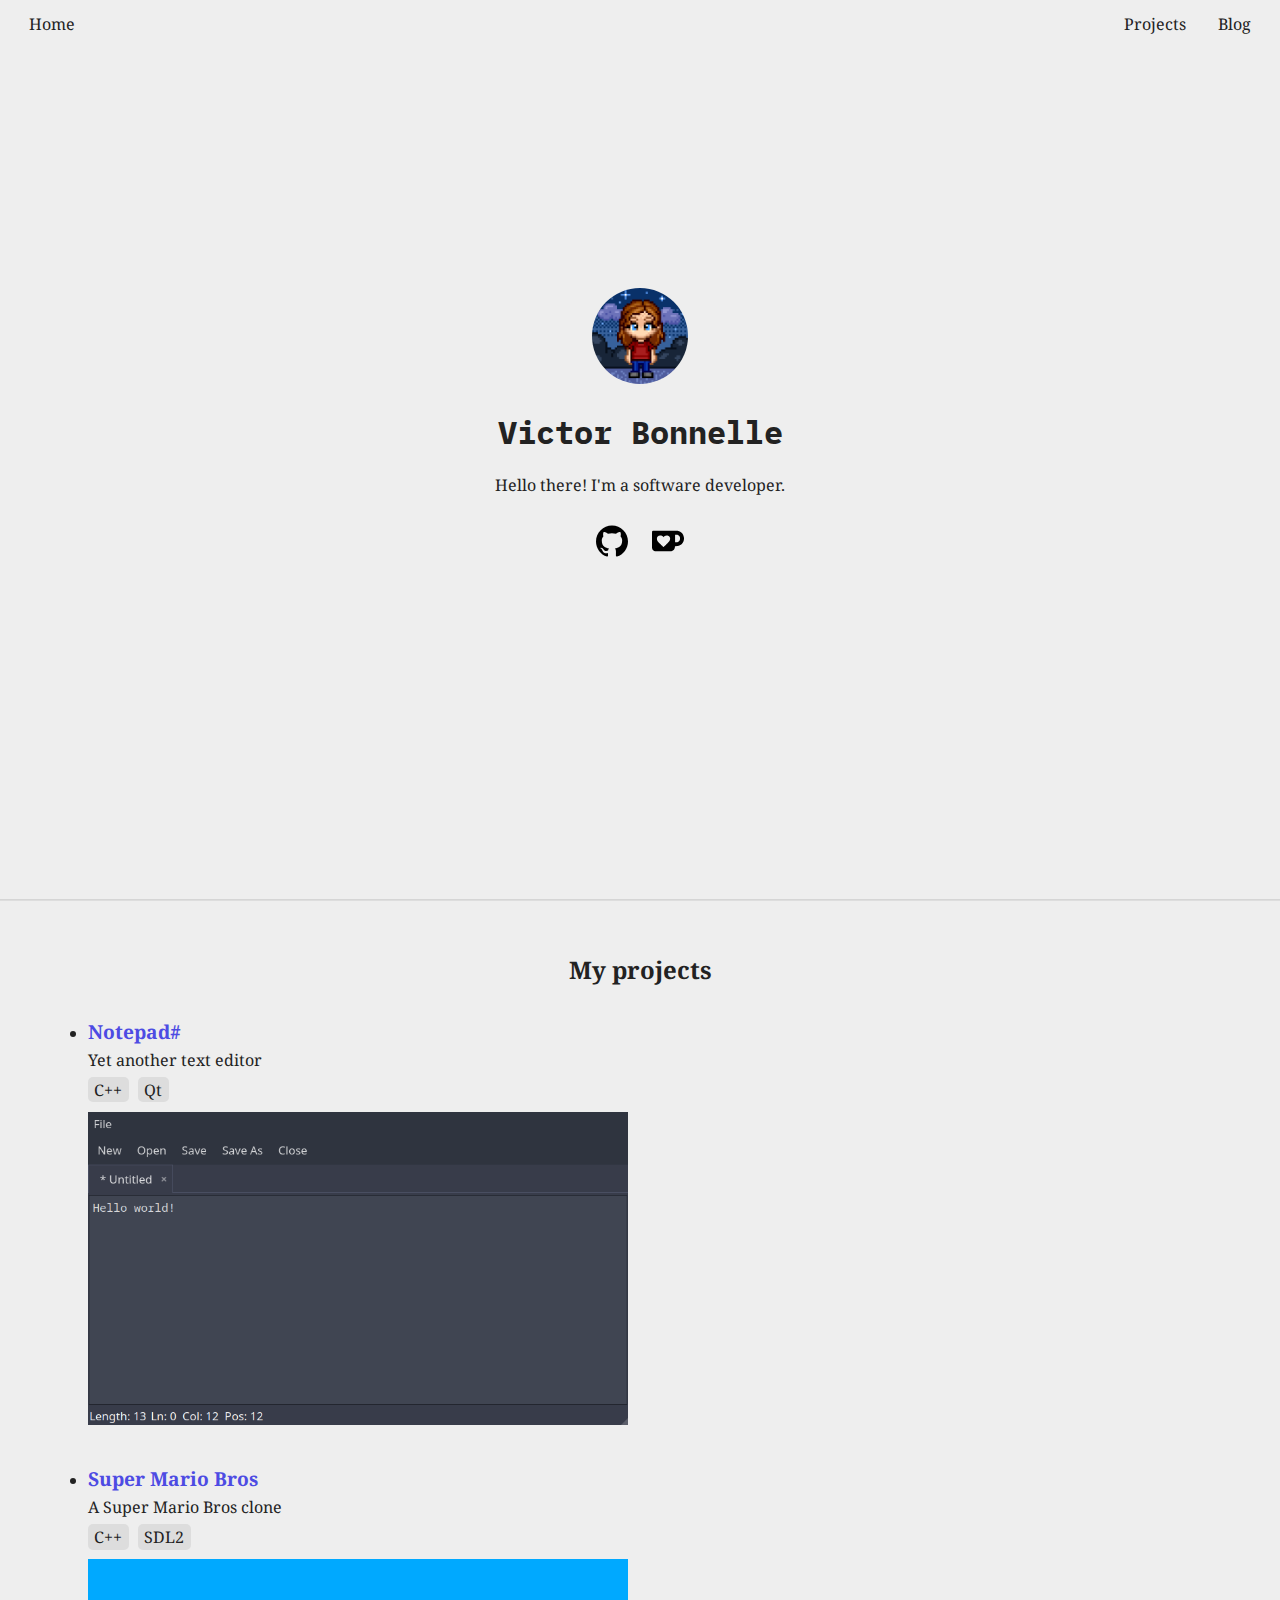
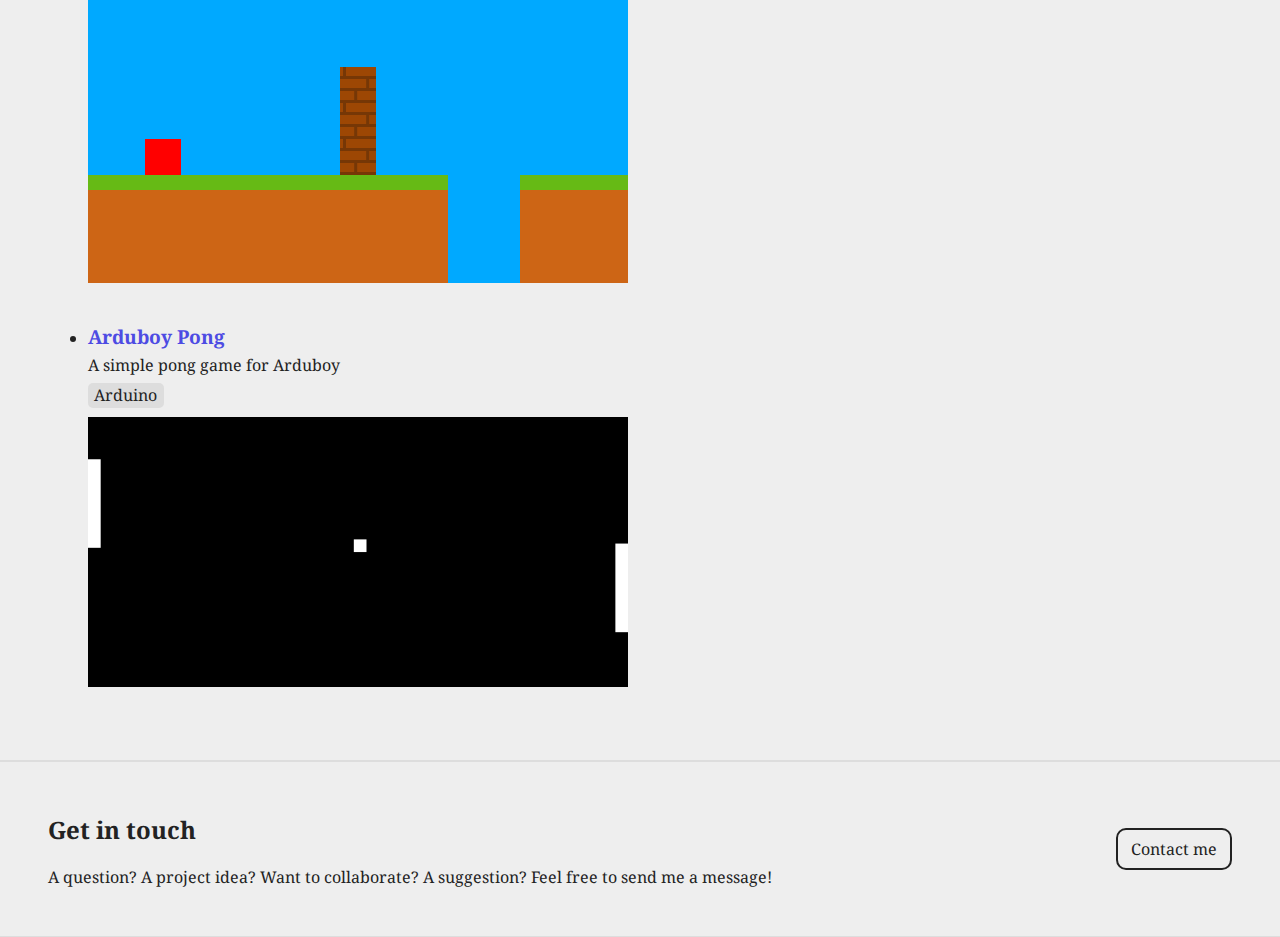
<file: index.html>
<!DOCTYPE html>
<html>
<head>
    <meta charset="UTF-8">
    <meta http-equiv="X-UA-Compatible" content="IE=edge">
    <meta name="viewport" content="width=device-width, initial-scale=1.0">
    <link rel="stylesheet" href="/style.css">
    
<link rel="stylesheet" href="/index.css">

    <title>Home</title>
</head>
<body>
    <header>
        <nav>
            <section>
                <a href="/">Home</a>
            </section>
            <section>
                <a href="/#projects">Projects</a>
                <a href="/blog">Blog</a>
            </section>
        </nav>
        
<div id="banner-content">
    <div>
        <img src="/img/avatar.png" alt="My profile picture" id="avatar">
        <h1>Victor Bonnelle</h1>
        <p>Hello there! I&#x27;m a software developer.</p>
        <div id="links">
            <a href="https://github.com/victorbnl"><img src="/icons/github.svg" class="icon"></a>
            <a href="https://ko-fi.com/victorbnl"><img src="/icons/kofi.svg" class="icon"></a>
        </div>
    </div>
</div>

    </header>
    
<section id="projects" class="section">
    <h2>My projects</h2>
    <ul id="project-list">
        
            <li class="project">
                <div class="project-title"><a href="https://github.com/victorbnl&#x2F;notepad-sharp">Notepad#</a></div>
                <div>Yet another text editor</div>
                <div class="project-tags">
                    
                        <div>C++</div>
                    
                        <div>Qt</div>
                    
                </div>
                <img src="/img/projects/notepad-sharp.png" alt="Banner of Notepad#" class="project-banner">
            </li>
        
            <li class="project">
                <div class="project-title"><a href="https://github.com/victorbnl&#x2F;super-mario-bros">Super Mario Bros</a></div>
                <div>A Super Mario Bros clone</div>
                <div class="project-tags">
                    
                        <div>C++</div>
                    
                        <div>SDL2</div>
                    
                </div>
                <img src="/img/projects/super-mario-bros.png" alt="Banner of Super Mario Bros" class="project-banner">
            </li>
        
            <li class="project">
                <div class="project-title"><a href="https://github.com/victorbnl&#x2F;arduboy-pong">Arduboy Pong</a></div>
                <div>A simple pong game for Arduboy</div>
                <div class="project-tags">
                    
                        <div>Arduino</div>
                    
                </div>
                <img src="/img/projects/arduboy-pong.png" alt="Banner of Arduboy Pong" class="project-banner">
            </li>
        
    </ul>
</section>
<footer class="section">
    <div>
        <h2>Get in touch</h2>
        <p>A question? A project idea? Want to collaborate? A suggestion? Feel free to send me a message!</p>
    </div>
    <a href="mailto:victor.bonnelle@proton.me" class="button">Contact me</a>
</footer>

</body>
</html>
</file>
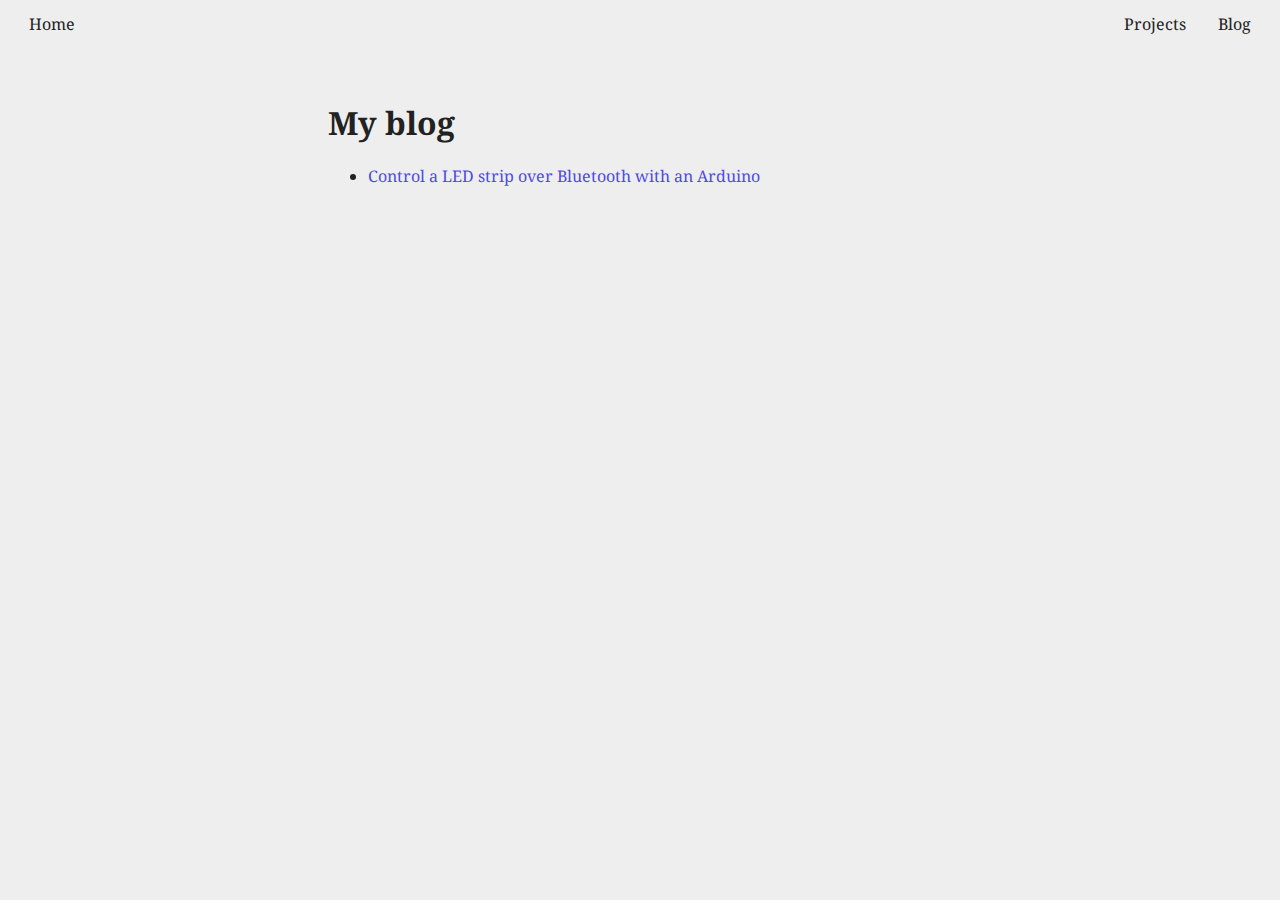
<file: blog/index.html>
<!DOCTYPE html>
<html>
<head>
    <meta charset="UTF-8">
    <meta http-equiv="X-UA-Compatible" content="IE=edge">
    <meta name="viewport" content="width=device-width, initial-scale=1.0">
    <link rel="stylesheet" href="/style.css">
    
    <title>My blog</title>
</head>
<body>
    <header>
        <nav>
            <section>
                <a href="/">Home</a>
            </section>
            <section>
                <a href="/#projects">Projects</a>
                <a href="/blog">Blog</a>
            </section>
        </nav>
        
    </header>
    
<main>
    <article>
        <h1 id="my-blog">My blog</h1>

        <ul>
            
                <li><a href="&#x2F;blog&#x2F;arduino-bluetooth-led-strip&#x2F;">Control a LED strip over Bluetooth with an Arduino</a></li>
            
        </ul>
    </article>
</main>

</body>
</html>
</file>
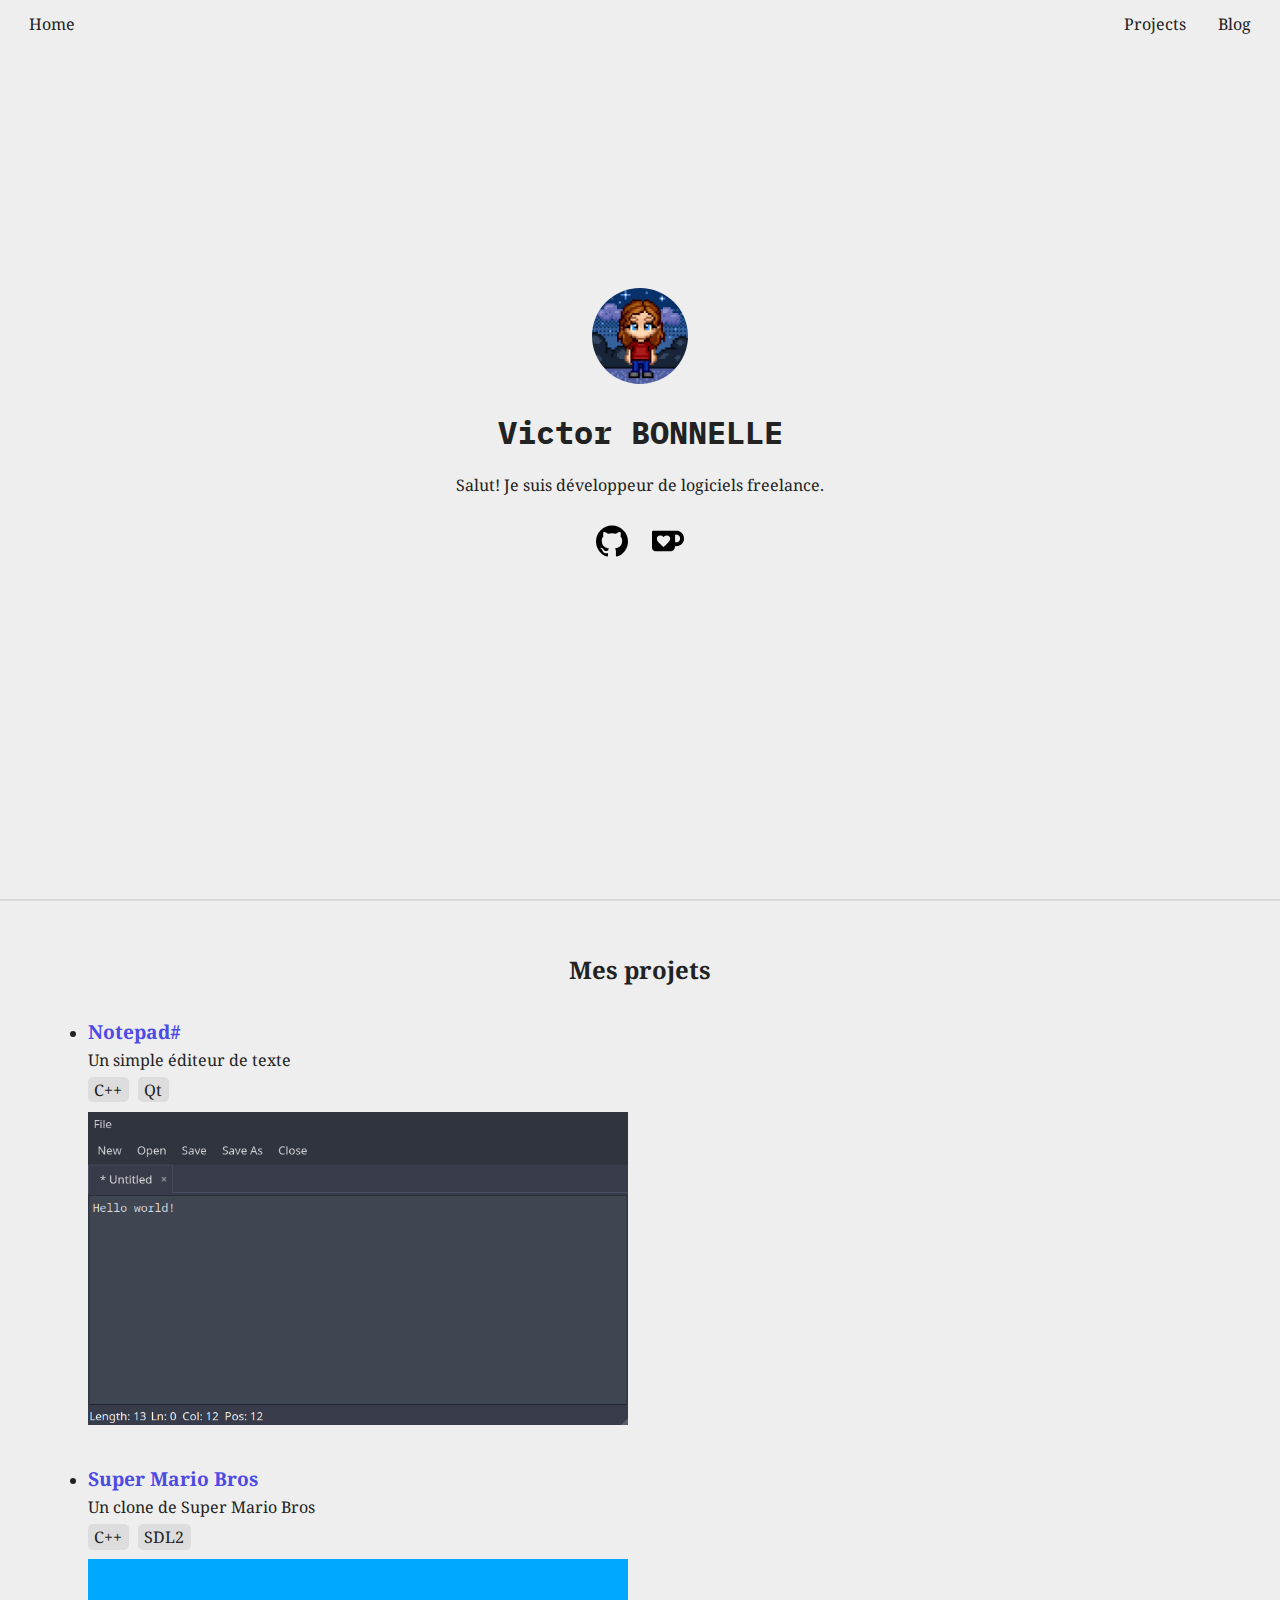
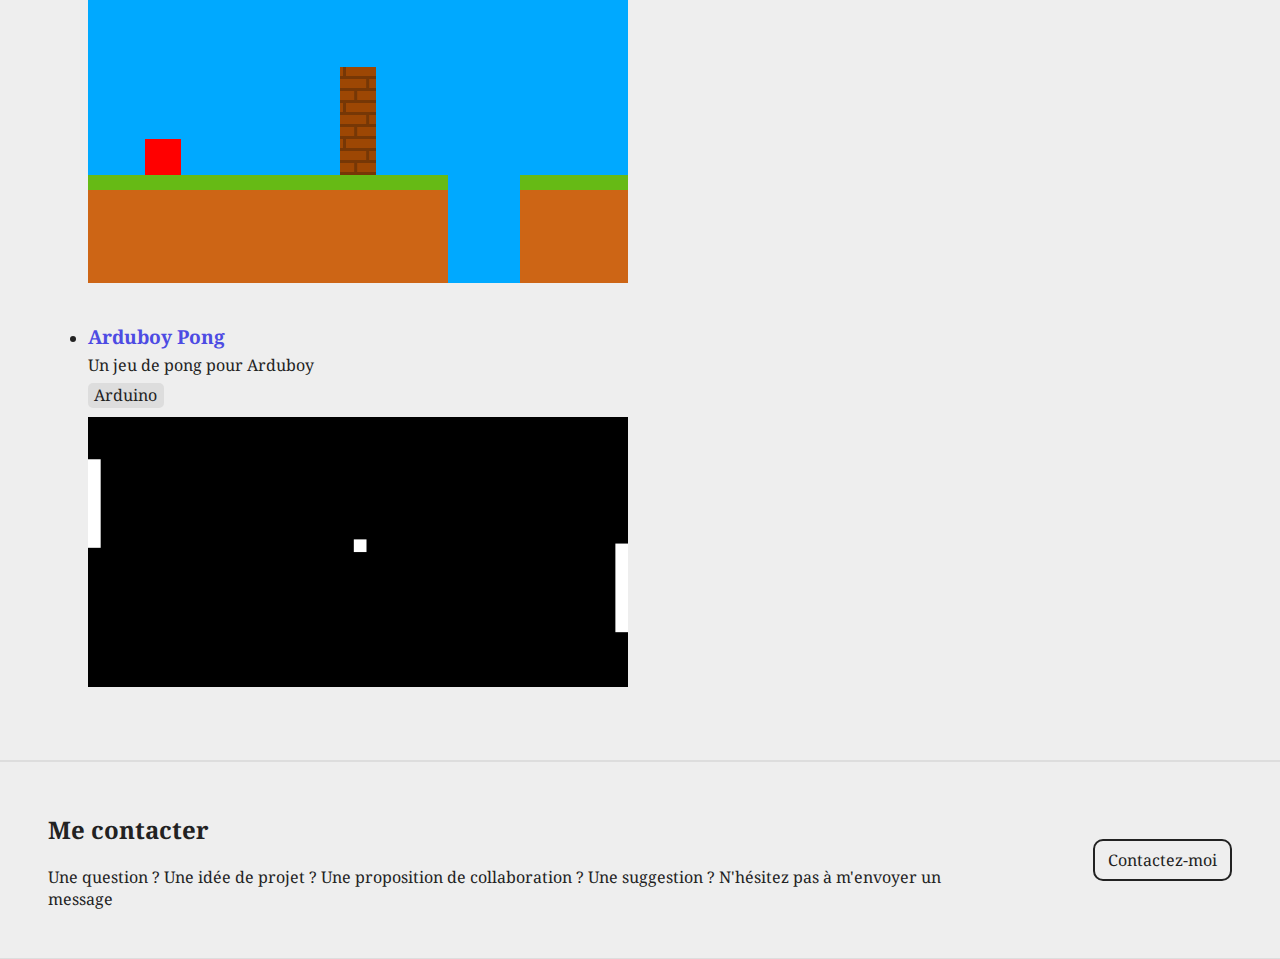
<file: fr/index.html>
<!DOCTYPE html>
<html>
<head>
    <meta charset="UTF-8">
    <meta http-equiv="X-UA-Compatible" content="IE=edge">
    <meta name="viewport" content="width=device-width, initial-scale=1.0">
    <link rel="stylesheet" href="/style.css">
    
<link rel="stylesheet" href="/index.css">

    <title>Accueil</title>
</head>
<body>
    <header>
        <nav>
            <section>
                <a href="/">Home</a>
            </section>
            <section>
                <a href="/#projects">Projects</a>
                <a href="/blog">Blog</a>
            </section>
        </nav>
        
<div id="banner-content">
    <div>
        <img src="/img/avatar.png" alt="My profile picture" id="avatar">
        <h1>Victor BONNELLE</h1>
        <p>Salut! Je suis développeur de logiciels freelance.</p>
        <div id="links">
            <a href="https://github.com/victorbnl"><img src="/icons/github.svg" class="icon"></a>
            <a href="https://ko-fi.com/victorbnl"><img src="/icons/kofi.svg" class="icon"></a>
        </div>
    </div>
</div>

    </header>
    
<section id="projects" class="section">
    <h2>Mes projets</h2>
    <ul id="project-list">
        
            <li class="project">
                <div class="project-title"><a href="https://github.com/victorbnl&#x2F;notepad-sharp">Notepad#</a></div>
                <div>Un simple éditeur de texte</div>
                <div class="project-tags">
                    
                        <div>C++</div>
                    
                        <div>Qt</div>
                    
                </div>
                <img src="/img/projects/notepad-sharp.png" alt="Banner of Notepad#" class="project-banner">
            </li>
        
            <li class="project">
                <div class="project-title"><a href="https://github.com/victorbnl&#x2F;super-mario-bros">Super Mario Bros</a></div>
                <div>Un clone de Super Mario Bros</div>
                <div class="project-tags">
                    
                        <div>C++</div>
                    
                        <div>SDL2</div>
                    
                </div>
                <img src="/img/projects/super-mario-bros.png" alt="Banner of Super Mario Bros" class="project-banner">
            </li>
        
            <li class="project">
                <div class="project-title"><a href="https://github.com/victorbnl&#x2F;arduboy-pong">Arduboy Pong</a></div>
                <div>Un jeu de pong pour Arduboy</div>
                <div class="project-tags">
                    
                        <div>Arduino</div>
                    
                </div>
                <img src="/img/projects/arduboy-pong.png" alt="Banner of Arduboy Pong" class="project-banner">
            </li>
        
    </ul>
</section>
<footer class="section">
    <div>
        <h2>Me contacter</h2>
        <p>Une question ? Une idée de projet ? Une proposition de collaboration ? Une suggestion ? N&#x27;hésitez pas à m&#x27;envoyer un message</p>
    </div>
    <a href="mailto:victor.bonnelle@proton.me" class="button">Contactez-moi</a>
</footer>

</body>
</html>
</file>
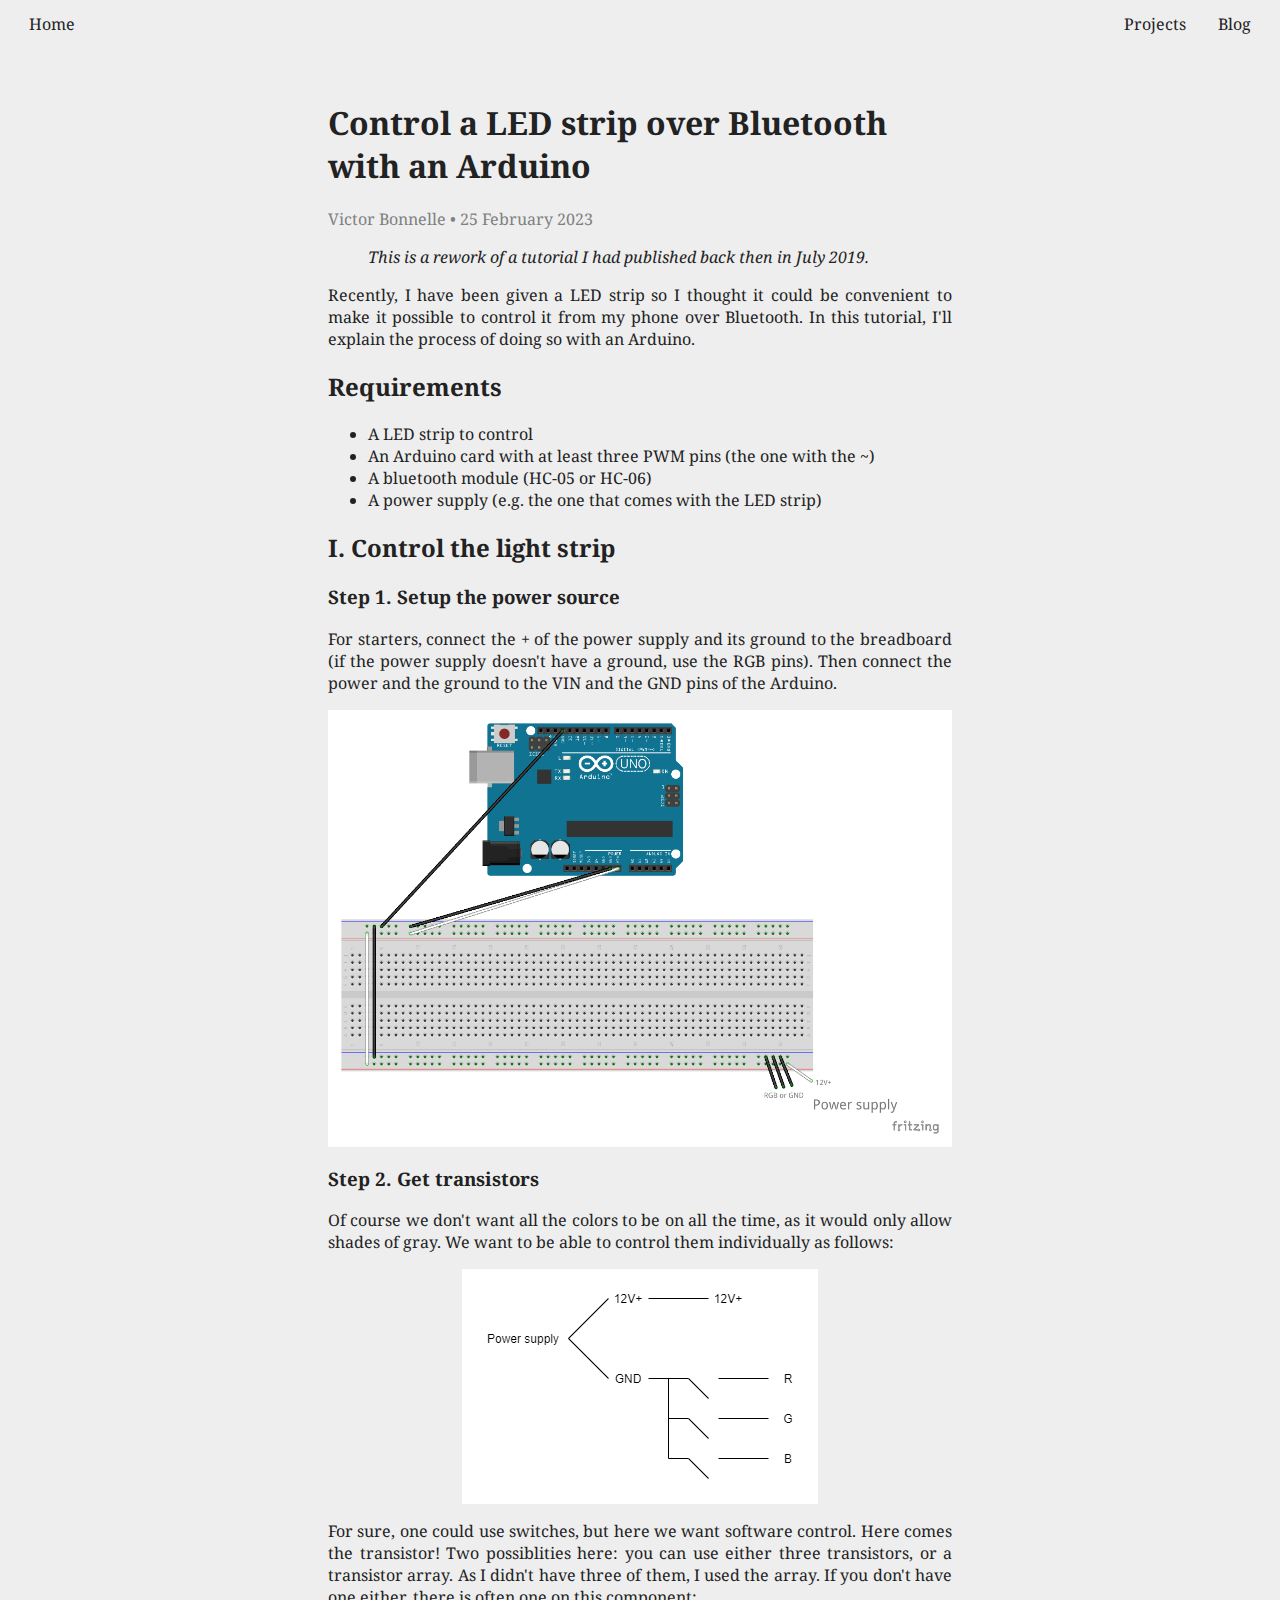
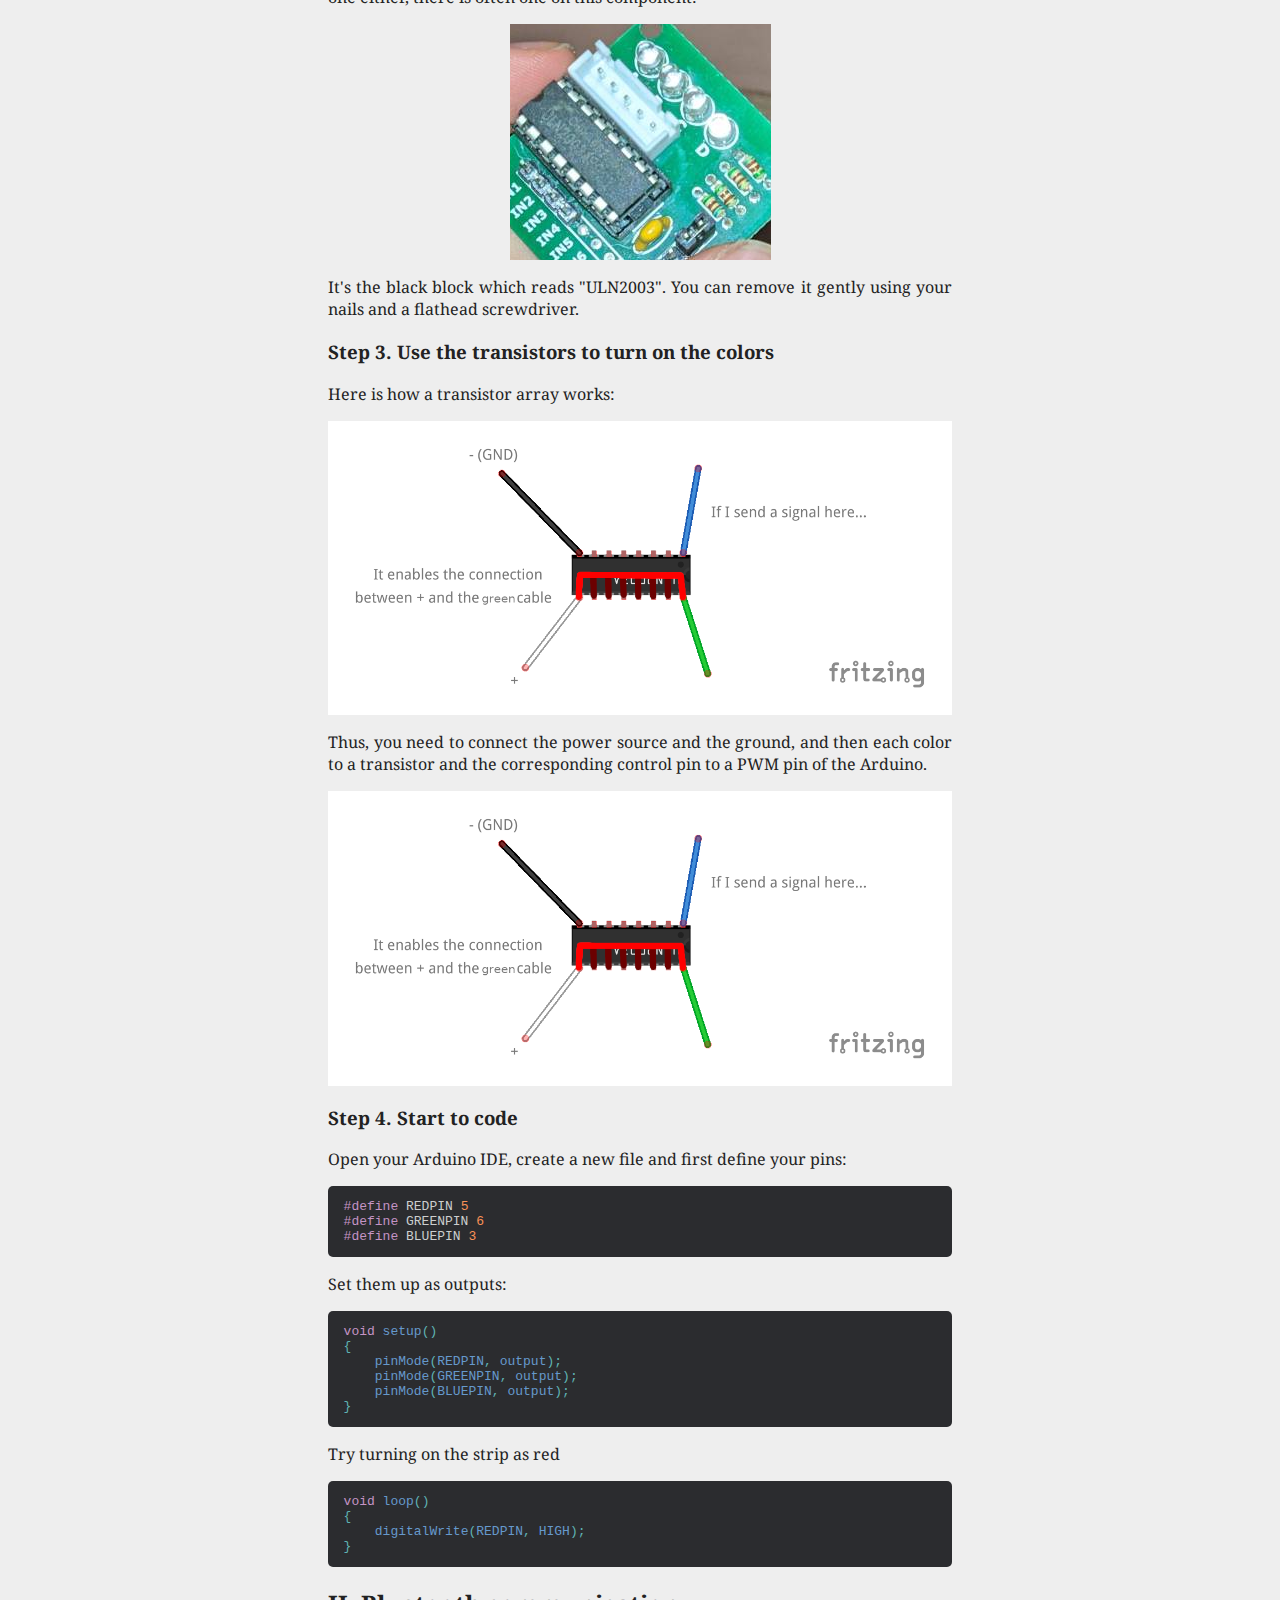
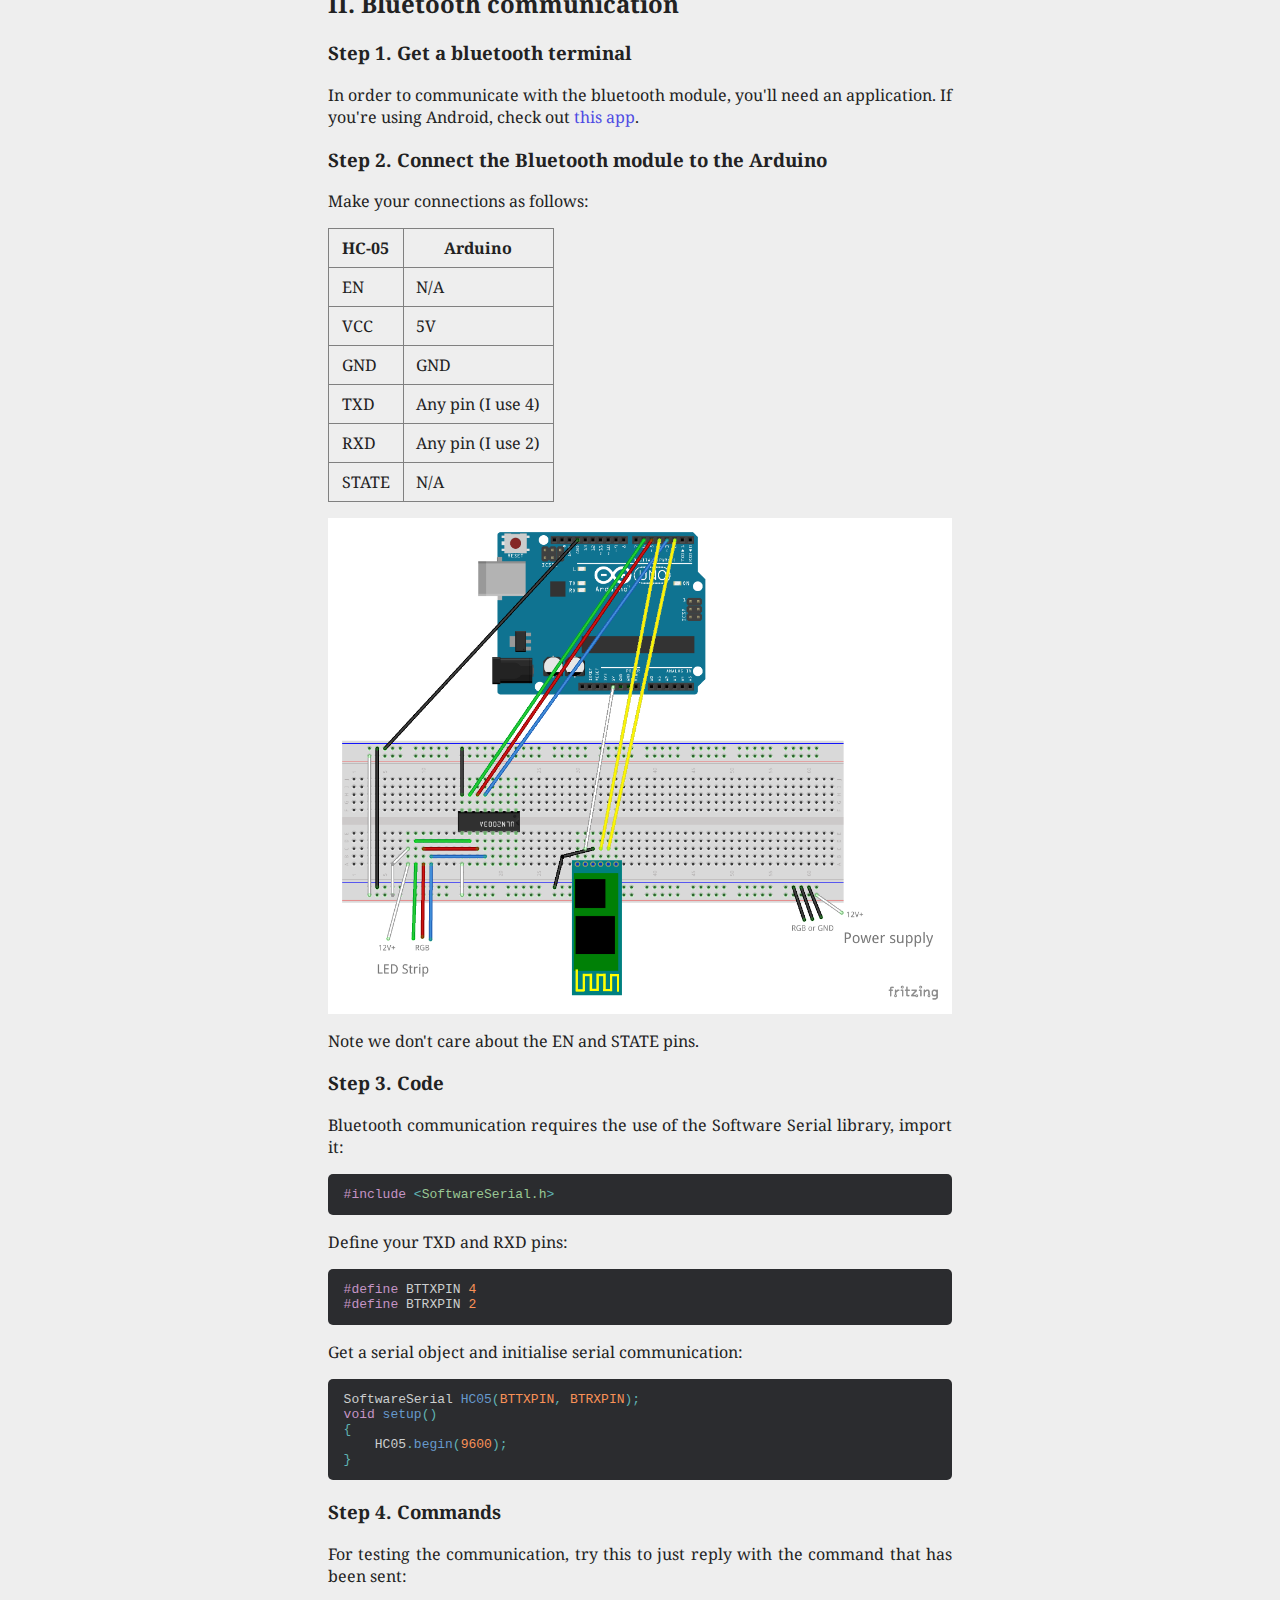
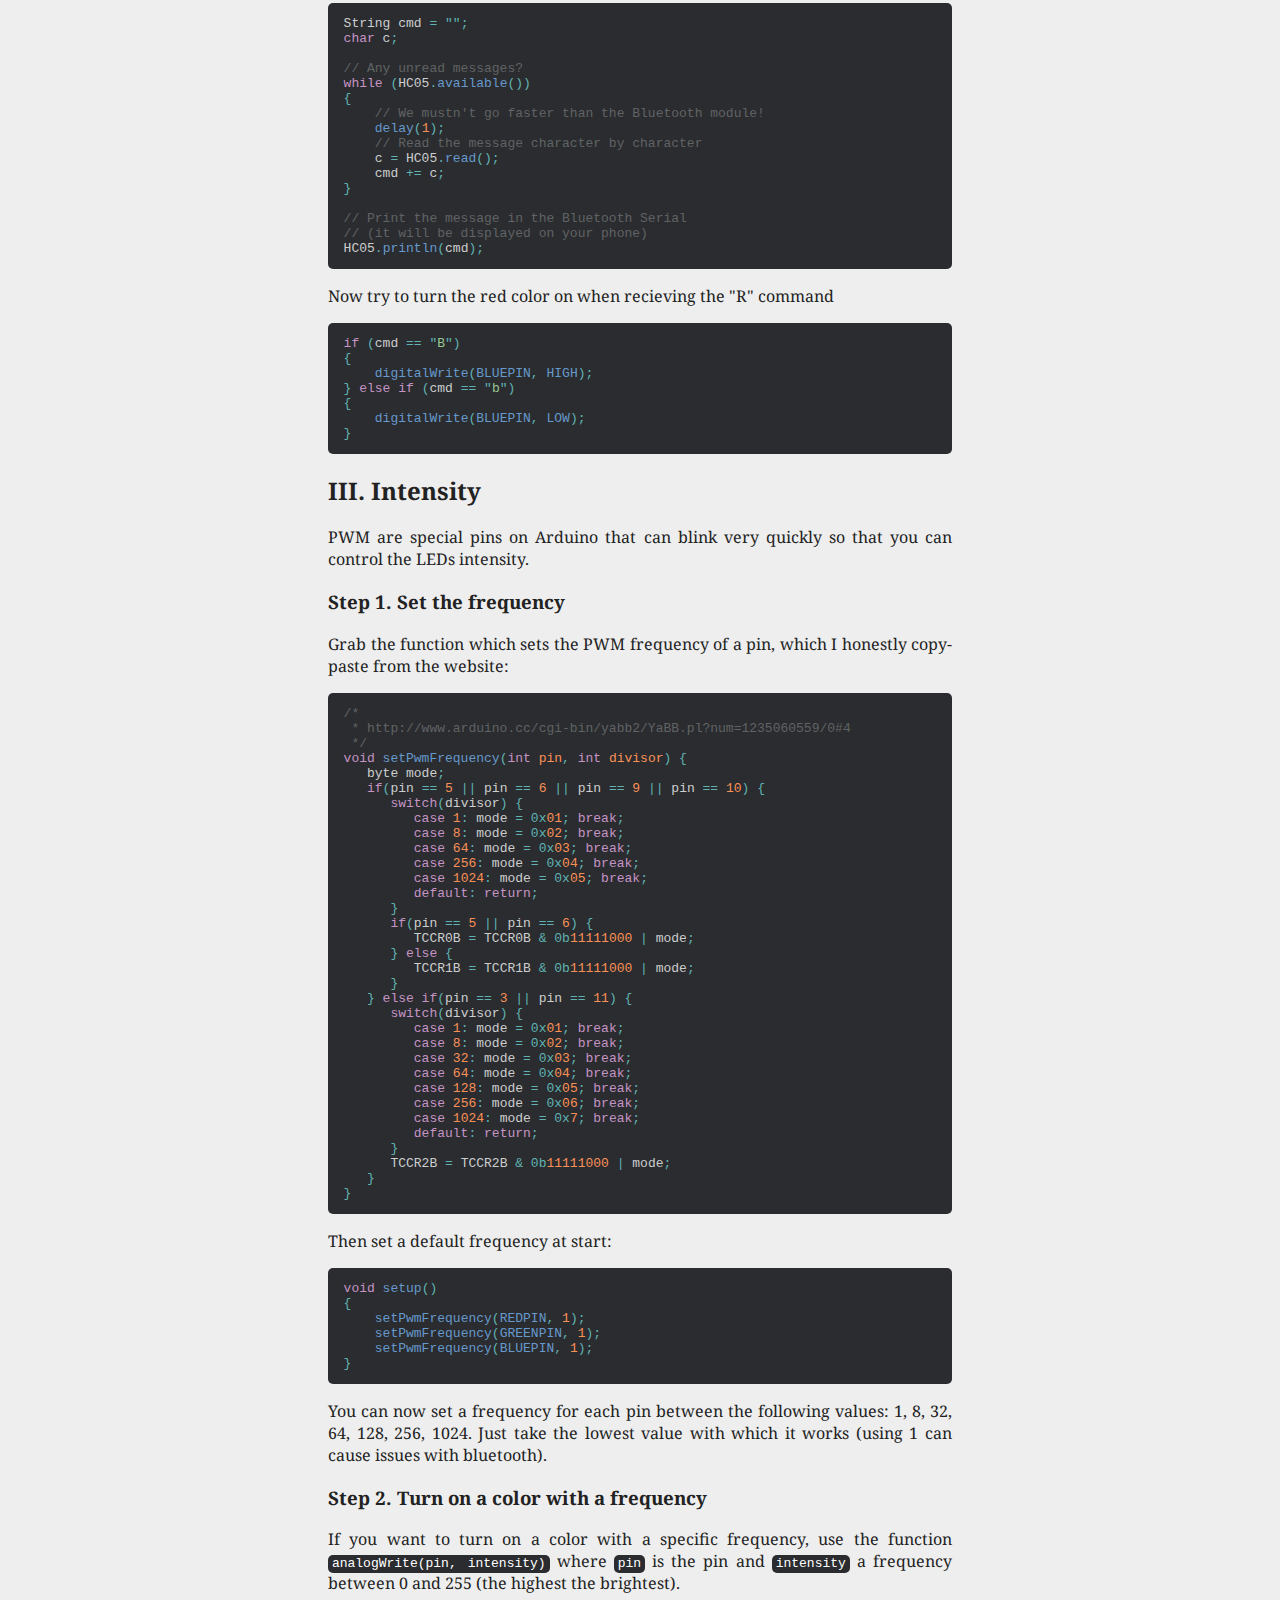
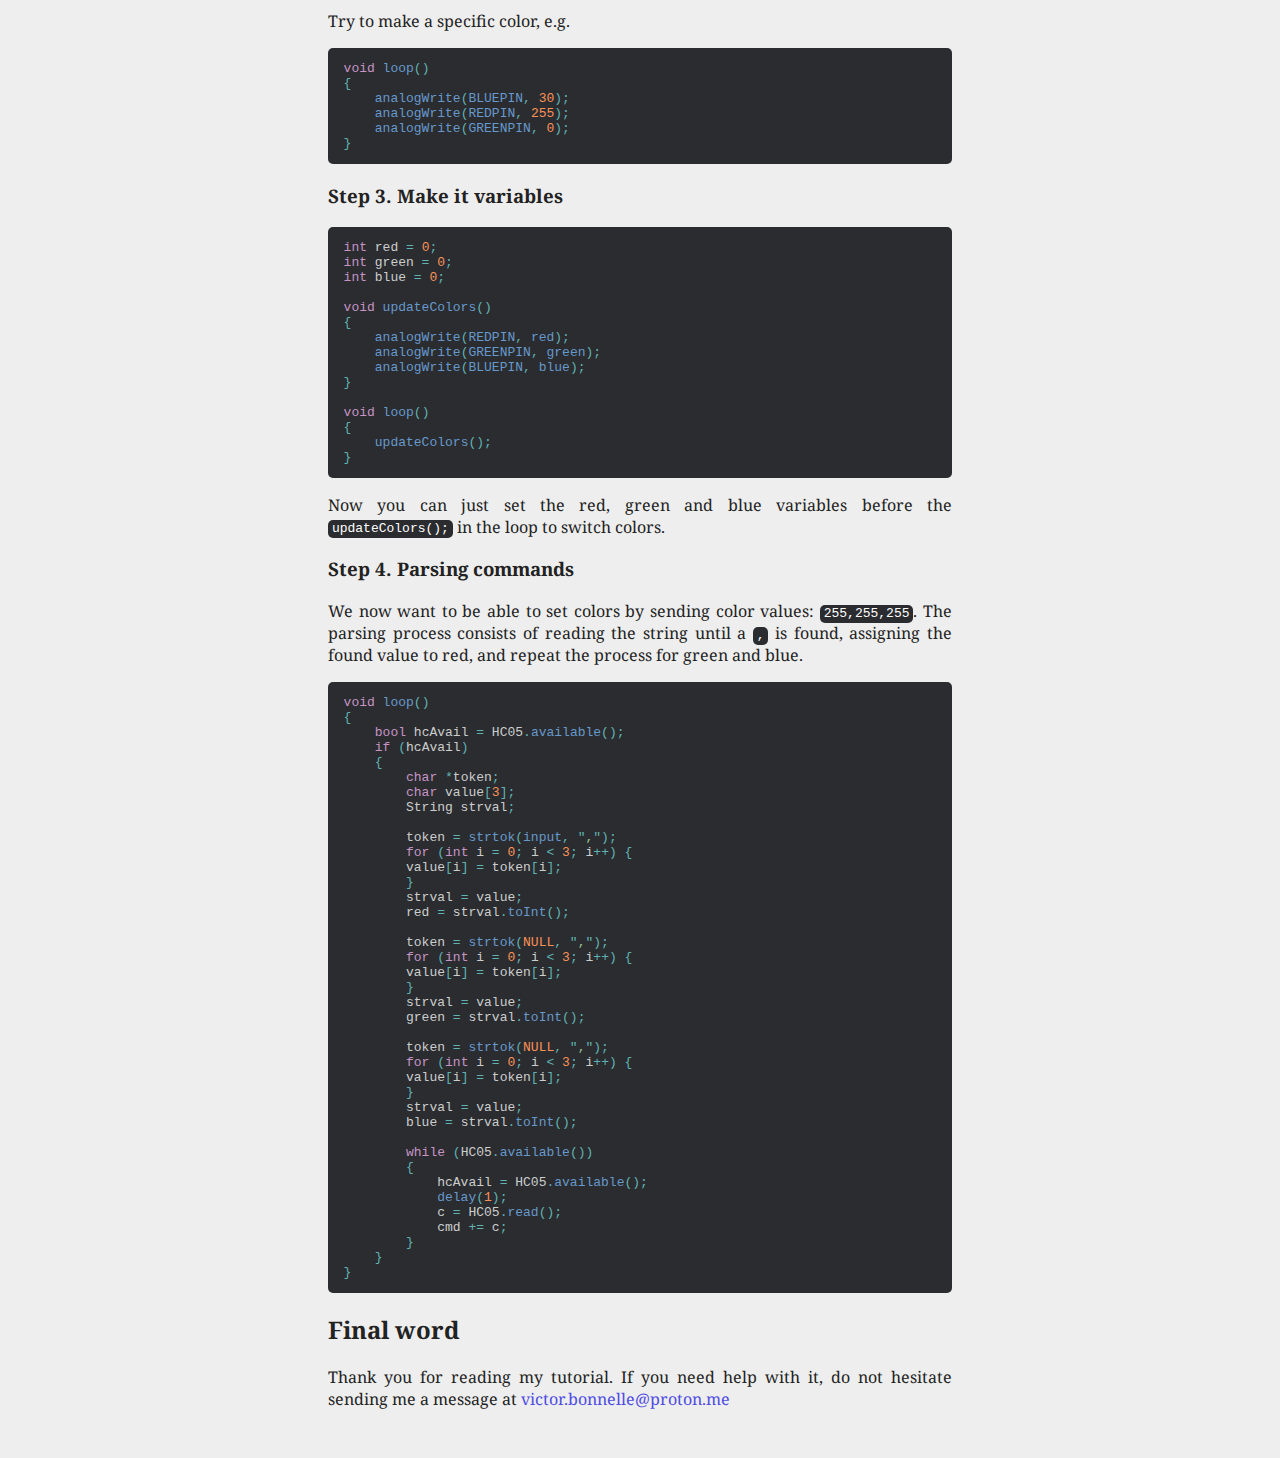
<file: blog/arduino-bluetooth-led-strip/index.html>
<!DOCTYPE html>
<html>
<head>
    <meta charset="UTF-8">
    <meta http-equiv="X-UA-Compatible" content="IE=edge">
    <meta name="viewport" content="width=device-width, initial-scale=1.0">
    <link rel="stylesheet" href="/style.css">
    
    <title>Control a LED strip over Bluetooth with an Arduino</title>
</head>
<body>
    <header>
        <nav>
            <section>
                <a href="/">Home</a>
            </section>
            <section>
                <a href="/#projects">Projects</a>
                <a href="/blog">Blog</a>
            </section>
        </nav>
        
    </header>
    
<main>
    <article>
        <h1>Control a LED strip over Bluetooth with an Arduino</h1>
        <p class="infos">Victor Bonnelle • 25 February 2023</p>
        <blockquote>
<p><em>This is a rework of a tutorial I had published back then in July 2019.</em></p>
</blockquote>
<p>Recently, I have been given a LED strip so I thought it could be convenient to
make it possible to control it from my phone over Bluetooth. In this tutorial,
I'll explain the process of doing so with an Arduino.</p>
<h2 id="requirements">Requirements</h2>
<ul>
<li>A LED strip to control</li>
<li>An Arduino card with at least three PWM pins (the one with the ~)</li>
<li>A bluetooth module (HC-05 or HC-06)</li>
<li>A power supply (e.g. the one that comes with the LED strip)</li>
</ul>
<h2 id="i-control-the-light-strip">I. Control the light strip</h2>
<h3 id="step-1-setup-the-power-source">Step 1. Setup the power source</h3>
<p>For starters, connect the + of the power supply and its ground to the
breadboard (if the power supply doesn't have a ground, use the RGB pins). Then
connect the power and the ground to the VIN and the GND pins of the Arduino.</p>
<p><img src="/img/blog/arduino_bluetooth_led_strip/power.png" alt="" /></p>
<h3 id="step-2-get-transistors">Step 2. Get transistors</h3>
<p>Of course we don't want all the colors to be on all the time, as it would only
allow shades of gray. We want to be able to control them individually as
follows:</p>
<p><img src="/img/blog/arduino_bluetooth_led_strip/colors_control.png" alt="" /></p>
<p>For sure, one could use switches, but here we want software control. Here comes
the transistor! Two possiblities here: you can use either three transistors, or
a transistor array. As I didn't have three of them, I used the array. If you
don't have one either, there is often one on this component:</p>
<p><img src="/img/blog/arduino_bluetooth_led_strip/transistor_array.png" alt="" /></p>
<p>It's the black block which reads &quot;ULN2003&quot;. You can remove it gently using your
nails and a flathead screwdriver.</p>
<h3 id="step-3-use-the-transistors-to-turn-on-the-colors">Step 3. Use the transistors to turn on the colors</h3>
<p>Here is how a transistor array works:</p>
<p><img src="/img/blog/arduino_bluetooth_led_strip/transistor_array_explaination.png" alt="" /></p>
<p>Thus, you need to connect the power source and the ground, and then each color
to a transistor and the corresponding control pin to a PWM pin of the Arduino.</p>
<p><img src="/img/blog/arduino_bluetooth_led_strip/transistor_array_explaination.png" alt="" /></p>
<h3 id="step-4-start-to-code">Step 4. Start to code</h3>
<p>Open your Arduino IDE, create a new file and first define your pins:</p>
<pre data-lang="cpp" style="background-color:#2b2c2f;color:#cccece;" class="language-cpp "><code class="language-cpp" data-lang="cpp"><span style="color:#c594c5;">#define </span><span>REDPIN </span><span style="color:#f99157;">5
</span><span style="color:#c594c5;">#define </span><span>GREENPIN </span><span style="color:#f99157;">6
</span><span style="color:#c594c5;">#define </span><span>BLUEPIN </span><span style="color:#f99157;">3
</span></code></pre>
<p>Set them up as outputs:</p>
<pre data-lang="cpp" style="background-color:#2b2c2f;color:#cccece;" class="language-cpp "><code class="language-cpp" data-lang="cpp"><span style="color:#c594c5;">void </span><span style="color:#6699cc;">setup</span><span style="color:#5fb3b3;">()
</span><span style="color:#5fb3b3;">{
</span><span>    </span><span style="color:#6699cc;">pinMode</span><span style="color:#5fb3b3;">(</span><span style="color:#6699cc;">REDPIN</span><span style="color:#5fb3b3;">,</span><span style="color:#6699cc;"> output</span><span style="color:#5fb3b3;">);
</span><span>    </span><span style="color:#6699cc;">pinMode</span><span style="color:#5fb3b3;">(</span><span style="color:#6699cc;">GREENPIN</span><span style="color:#5fb3b3;">,</span><span style="color:#6699cc;"> output</span><span style="color:#5fb3b3;">);
</span><span>    </span><span style="color:#6699cc;">pinMode</span><span style="color:#5fb3b3;">(</span><span style="color:#6699cc;">BLUEPIN</span><span style="color:#5fb3b3;">,</span><span style="color:#6699cc;"> output</span><span style="color:#5fb3b3;">);
</span><span style="color:#5fb3b3;">}
</span></code></pre>
<p>Try turning on the strip as red</p>
<pre data-lang="cpp" style="background-color:#2b2c2f;color:#cccece;" class="language-cpp "><code class="language-cpp" data-lang="cpp"><span style="color:#c594c5;">void </span><span style="color:#6699cc;">loop</span><span style="color:#5fb3b3;">()
</span><span style="color:#5fb3b3;">{
</span><span>    </span><span style="color:#6699cc;">digitalWrite</span><span style="color:#5fb3b3;">(</span><span style="color:#6699cc;">REDPIN</span><span style="color:#5fb3b3;">,</span><span style="color:#6699cc;"> HIGH</span><span style="color:#5fb3b3;">);
</span><span style="color:#5fb3b3;">}
</span></code></pre>
<h2 id="ii-bluetooth-communication">II. Bluetooth communication</h2>
<h3 id="step-1-get-a-bluetooth-terminal">Step 1. Get a bluetooth terminal</h3>
<p>In order to communicate with the bluetooth module, you'll need an application.
If you're using Android, check out
<a href="https://play.google.com/store/apps/details?id=de.kai_morich.serial_bluetooth_terminal">this app</a>.</p>
<h3 id="step-2-connect-the-bluetooth-module-to-the-arduino">Step 2. Connect the Bluetooth module to the Arduino</h3>
<p>Make your connections as follows:</p>
<table><thead><tr><th>HC-05</th><th>Arduino</th></tr></thead><tbody>
<tr><td>EN</td><td>N/A</td></tr>
<tr><td>VCC</td><td>5V</td></tr>
<tr><td>GND</td><td>GND</td></tr>
<tr><td>TXD</td><td>Any pin (I use 4)</td></tr>
<tr><td>RXD</td><td>Any pin (I use 2)</td></tr>
<tr><td>STATE</td><td>N/A</td></tr>
</tbody></table>
<p><img src="/img/blog/arduino_bluetooth_led_strip/bluetooth_connections.png" alt="" /></p>
<p>Note we don't care about the EN and STATE pins.</p>
<h3 id="step-3-code">Step 3. Code</h3>
<p>Bluetooth communication requires the use of the Software Serial library, import
it:</p>
<pre data-lang="cpp" style="background-color:#2b2c2f;color:#cccece;" class="language-cpp "><code class="language-cpp" data-lang="cpp"><span style="color:#c594c5;">#include </span><span style="color:#5fb3b3;">&lt;</span><span style="color:#99c794;">SoftwareSerial.h</span><span style="color:#5fb3b3;">&gt;
</span></code></pre>
<p>Define your TXD and RXD pins:</p>
<pre data-lang="cpp" style="background-color:#2b2c2f;color:#cccece;" class="language-cpp "><code class="language-cpp" data-lang="cpp"><span style="color:#c594c5;">#define </span><span>BTTXPIN </span><span style="color:#f99157;">4
</span><span style="color:#c594c5;">#define </span><span>BTRXPIN </span><span style="color:#f99157;">2
</span></code></pre>
<p>Get a serial object and initialise serial communication:</p>
<pre data-lang="cpp" style="background-color:#2b2c2f;color:#cccece;" class="language-cpp "><code class="language-cpp" data-lang="cpp"><span>SoftwareSerial </span><span style="color:#6699cc;">HC05</span><span style="color:#5fb3b3;">(</span><span style="color:#f99157;">BTTXPIN</span><span style="color:#5fb3b3;">, </span><span style="color:#f99157;">BTRXPIN</span><span style="color:#5fb3b3;">);
</span><span style="color:#c594c5;">void </span><span style="color:#6699cc;">setup</span><span style="color:#5fb3b3;">()
</span><span style="color:#5fb3b3;">{
</span><span>    HC05</span><span style="color:#5fb3b3;">.</span><span style="color:#6699cc;">begin</span><span style="color:#5fb3b3;">(</span><span style="color:#f99157;">9600</span><span style="color:#5fb3b3;">);
</span><span style="color:#5fb3b3;">}
</span></code></pre>
<h3 id="step-4-commands">Step 4. Commands</h3>
<p>For testing the communication, try this to just reply with the command that has
been sent:</p>
<pre data-lang="cpp" style="background-color:#2b2c2f;color:#cccece;" class="language-cpp "><code class="language-cpp" data-lang="cpp"><span>String cmd </span><span style="color:#5fb3b3;">= &quot;&quot;;
</span><span style="color:#c594c5;">char</span><span> c</span><span style="color:#5fb3b3;">;
</span><span>
</span><span style="color:#5f6364;">// Any unread messages?
</span><span style="color:#c594c5;">while </span><span style="color:#5fb3b3;">(</span><span>HC05</span><span style="color:#5fb3b3;">.</span><span style="color:#6699cc;">available</span><span style="color:#5fb3b3;">())
</span><span style="color:#5fb3b3;">{
</span><span>    </span><span style="color:#5f6364;">// We mustn&#39;t go faster than the Bluetooth module!
</span><span>    </span><span style="color:#6699cc;">delay</span><span style="color:#5fb3b3;">(</span><span style="color:#f99157;">1</span><span style="color:#5fb3b3;">);
</span><span>    </span><span style="color:#5f6364;">// Read the message character by character
</span><span>    c </span><span style="color:#5fb3b3;">=</span><span> HC05</span><span style="color:#5fb3b3;">.</span><span style="color:#6699cc;">read</span><span style="color:#5fb3b3;">();
</span><span>    cmd </span><span style="color:#5fb3b3;">+=</span><span> c</span><span style="color:#5fb3b3;">;
</span><span style="color:#5fb3b3;">}
</span><span>
</span><span style="color:#5f6364;">// Print the message in the Bluetooth Serial
</span><span style="color:#5f6364;">// (it will be displayed on your phone)
</span><span>HC05</span><span style="color:#5fb3b3;">.</span><span style="color:#6699cc;">println</span><span style="color:#5fb3b3;">(</span><span>cmd</span><span style="color:#5fb3b3;">);
</span></code></pre>
<p>Now try to turn the red color on when recieving the &quot;R&quot; command</p>
<pre data-lang="cpp" style="background-color:#2b2c2f;color:#cccece;" class="language-cpp "><code class="language-cpp" data-lang="cpp"><span style="color:#c594c5;">if </span><span style="color:#5fb3b3;">(</span><span>cmd </span><span style="color:#5fb3b3;">== &quot;</span><span style="color:#99c794;">B</span><span style="color:#5fb3b3;">&quot;)
</span><span style="color:#5fb3b3;">{
</span><span>    </span><span style="color:#6699cc;">digitalWrite</span><span style="color:#5fb3b3;">(</span><span style="color:#6699cc;">BLUEPIN</span><span style="color:#5fb3b3;">,</span><span style="color:#6699cc;"> HIGH</span><span style="color:#5fb3b3;">);
</span><span style="color:#5fb3b3;">} </span><span style="color:#c594c5;">else if </span><span style="color:#5fb3b3;">(</span><span>cmd </span><span style="color:#5fb3b3;">== &quot;</span><span style="color:#99c794;">b</span><span style="color:#5fb3b3;">&quot;)
</span><span style="color:#5fb3b3;">{
</span><span>    </span><span style="color:#6699cc;">digitalWrite</span><span style="color:#5fb3b3;">(</span><span style="color:#6699cc;">BLUEPIN</span><span style="color:#5fb3b3;">,</span><span style="color:#6699cc;"> LOW</span><span style="color:#5fb3b3;">);
</span><span style="color:#5fb3b3;">}
</span></code></pre>
<h2 id="iii-intensity">III. Intensity</h2>
<p>PWM are special pins on Arduino that can blink very quickly so that you can
control the LEDs intensity.</p>
<h3 id="step-1-set-the-frequency">Step 1. Set the frequency</h3>
<p>Grab the function which sets the PWM frequency of a pin, which I honestly
copy-paste from the website:</p>
<pre data-lang="cpp" style="background-color:#2b2c2f;color:#cccece;" class="language-cpp "><code class="language-cpp" data-lang="cpp"><span style="color:#5f6364;">/*
</span><span style="color:#5f6364;"> * http://www.arduino.cc/cgi-bin/yabb2/YaBB.pl?num=1235060559/0#4
</span><span style="color:#5f6364;"> */
</span><span style="color:#c594c5;">void </span><span style="color:#6699cc;">setPwmFrequency</span><span style="color:#5fb3b3;">(</span><span style="color:#c594c5;">int </span><span style="color:#f99157;">pin</span><span style="color:#5fb3b3;">, </span><span style="color:#c594c5;">int </span><span style="color:#f99157;">divisor</span><span style="color:#5fb3b3;">) {
</span><span>   byte mode</span><span style="color:#5fb3b3;">;
</span><span>   </span><span style="color:#c594c5;">if</span><span style="color:#5fb3b3;">(</span><span>pin </span><span style="color:#5fb3b3;">== </span><span style="color:#f99157;">5 </span><span style="color:#5fb3b3;">||</span><span> pin </span><span style="color:#5fb3b3;">== </span><span style="color:#f99157;">6 </span><span style="color:#5fb3b3;">||</span><span> pin </span><span style="color:#5fb3b3;">== </span><span style="color:#f99157;">9 </span><span style="color:#5fb3b3;">||</span><span> pin </span><span style="color:#5fb3b3;">== </span><span style="color:#f99157;">10</span><span style="color:#5fb3b3;">) {
</span><span>      </span><span style="color:#c594c5;">switch</span><span style="color:#5fb3b3;">(</span><span>divisor</span><span style="color:#5fb3b3;">) {
</span><span>         </span><span style="color:#c594c5;">case </span><span style="color:#f99157;">1</span><span style="color:#5fb3b3;">:</span><span> mode </span><span style="color:#5fb3b3;">= 0x</span><span style="color:#f99157;">01</span><span style="color:#5fb3b3;">; </span><span style="color:#c594c5;">break</span><span style="color:#5fb3b3;">;
</span><span>         </span><span style="color:#c594c5;">case </span><span style="color:#f99157;">8</span><span style="color:#5fb3b3;">:</span><span> mode </span><span style="color:#5fb3b3;">= 0x</span><span style="color:#f99157;">02</span><span style="color:#5fb3b3;">; </span><span style="color:#c594c5;">break</span><span style="color:#5fb3b3;">;
</span><span>         </span><span style="color:#c594c5;">case </span><span style="color:#f99157;">64</span><span style="color:#5fb3b3;">:</span><span> mode </span><span style="color:#5fb3b3;">= 0x</span><span style="color:#f99157;">03</span><span style="color:#5fb3b3;">; </span><span style="color:#c594c5;">break</span><span style="color:#5fb3b3;">;
</span><span>         </span><span style="color:#c594c5;">case </span><span style="color:#f99157;">256</span><span style="color:#5fb3b3;">:</span><span> mode </span><span style="color:#5fb3b3;">= 0x</span><span style="color:#f99157;">04</span><span style="color:#5fb3b3;">; </span><span style="color:#c594c5;">break</span><span style="color:#5fb3b3;">;
</span><span>         </span><span style="color:#c594c5;">case </span><span style="color:#f99157;">1024</span><span style="color:#5fb3b3;">:</span><span> mode </span><span style="color:#5fb3b3;">= 0x</span><span style="color:#f99157;">05</span><span style="color:#5fb3b3;">; </span><span style="color:#c594c5;">break</span><span style="color:#5fb3b3;">;
</span><span>         </span><span style="color:#c594c5;">default</span><span style="color:#5fb3b3;">: </span><span style="color:#c594c5;">return</span><span style="color:#5fb3b3;">;
</span><span>      </span><span style="color:#5fb3b3;">}
</span><span>      </span><span style="color:#c594c5;">if</span><span style="color:#5fb3b3;">(</span><span>pin </span><span style="color:#5fb3b3;">== </span><span style="color:#f99157;">5 </span><span style="color:#5fb3b3;">||</span><span> pin </span><span style="color:#5fb3b3;">== </span><span style="color:#f99157;">6</span><span style="color:#5fb3b3;">) {
</span><span>         TCCR0B </span><span style="color:#5fb3b3;">=</span><span> TCCR0B </span><span style="color:#5fb3b3;">&amp; 0b</span><span style="color:#f99157;">11111000 </span><span style="color:#5fb3b3;">|</span><span> mode</span><span style="color:#5fb3b3;">;
</span><span>      </span><span style="color:#5fb3b3;">} </span><span style="color:#c594c5;">else </span><span style="color:#5fb3b3;">{
</span><span>         TCCR1B </span><span style="color:#5fb3b3;">=</span><span> TCCR1B </span><span style="color:#5fb3b3;">&amp; 0b</span><span style="color:#f99157;">11111000 </span><span style="color:#5fb3b3;">|</span><span> mode</span><span style="color:#5fb3b3;">;
</span><span>      </span><span style="color:#5fb3b3;">}
</span><span>   </span><span style="color:#5fb3b3;">} </span><span style="color:#c594c5;">else if</span><span style="color:#5fb3b3;">(</span><span>pin </span><span style="color:#5fb3b3;">== </span><span style="color:#f99157;">3 </span><span style="color:#5fb3b3;">||</span><span> pin </span><span style="color:#5fb3b3;">== </span><span style="color:#f99157;">11</span><span style="color:#5fb3b3;">) {
</span><span>      </span><span style="color:#c594c5;">switch</span><span style="color:#5fb3b3;">(</span><span>divisor</span><span style="color:#5fb3b3;">) {
</span><span>         </span><span style="color:#c594c5;">case </span><span style="color:#f99157;">1</span><span style="color:#5fb3b3;">:</span><span> mode </span><span style="color:#5fb3b3;">= 0x</span><span style="color:#f99157;">01</span><span style="color:#5fb3b3;">; </span><span style="color:#c594c5;">break</span><span style="color:#5fb3b3;">;
</span><span>         </span><span style="color:#c594c5;">case </span><span style="color:#f99157;">8</span><span style="color:#5fb3b3;">:</span><span> mode </span><span style="color:#5fb3b3;">= 0x</span><span style="color:#f99157;">02</span><span style="color:#5fb3b3;">; </span><span style="color:#c594c5;">break</span><span style="color:#5fb3b3;">;
</span><span>         </span><span style="color:#c594c5;">case </span><span style="color:#f99157;">32</span><span style="color:#5fb3b3;">:</span><span> mode </span><span style="color:#5fb3b3;">= 0x</span><span style="color:#f99157;">03</span><span style="color:#5fb3b3;">; </span><span style="color:#c594c5;">break</span><span style="color:#5fb3b3;">;
</span><span>         </span><span style="color:#c594c5;">case </span><span style="color:#f99157;">64</span><span style="color:#5fb3b3;">:</span><span> mode </span><span style="color:#5fb3b3;">= 0x</span><span style="color:#f99157;">04</span><span style="color:#5fb3b3;">; </span><span style="color:#c594c5;">break</span><span style="color:#5fb3b3;">;
</span><span>         </span><span style="color:#c594c5;">case </span><span style="color:#f99157;">128</span><span style="color:#5fb3b3;">:</span><span> mode </span><span style="color:#5fb3b3;">= 0x</span><span style="color:#f99157;">05</span><span style="color:#5fb3b3;">; </span><span style="color:#c594c5;">break</span><span style="color:#5fb3b3;">;
</span><span>         </span><span style="color:#c594c5;">case </span><span style="color:#f99157;">256</span><span style="color:#5fb3b3;">:</span><span> mode </span><span style="color:#5fb3b3;">= 0x</span><span style="color:#f99157;">06</span><span style="color:#5fb3b3;">; </span><span style="color:#c594c5;">break</span><span style="color:#5fb3b3;">;
</span><span>         </span><span style="color:#c594c5;">case </span><span style="color:#f99157;">1024</span><span style="color:#5fb3b3;">:</span><span> mode </span><span style="color:#5fb3b3;">= 0x</span><span style="color:#f99157;">7</span><span style="color:#5fb3b3;">; </span><span style="color:#c594c5;">break</span><span style="color:#5fb3b3;">;
</span><span>         </span><span style="color:#c594c5;">default</span><span style="color:#5fb3b3;">: </span><span style="color:#c594c5;">return</span><span style="color:#5fb3b3;">;
</span><span>      </span><span style="color:#5fb3b3;">}
</span><span>      TCCR2B </span><span style="color:#5fb3b3;">=</span><span> TCCR2B </span><span style="color:#5fb3b3;">&amp; 0b</span><span style="color:#f99157;">11111000 </span><span style="color:#5fb3b3;">|</span><span> mode</span><span style="color:#5fb3b3;">;
</span><span>   </span><span style="color:#5fb3b3;">}
</span><span style="color:#5fb3b3;">}
</span></code></pre>
<p>Then set a default frequency at start:</p>
<pre data-lang="cpp" style="background-color:#2b2c2f;color:#cccece;" class="language-cpp "><code class="language-cpp" data-lang="cpp"><span style="color:#c594c5;">void </span><span style="color:#6699cc;">setup</span><span style="color:#5fb3b3;">()
</span><span style="color:#5fb3b3;">{
</span><span>    </span><span style="color:#6699cc;">setPwmFrequency</span><span style="color:#5fb3b3;">(</span><span style="color:#6699cc;">REDPIN</span><span style="color:#5fb3b3;">, </span><span style="color:#f99157;">1</span><span style="color:#5fb3b3;">);
</span><span>    </span><span style="color:#6699cc;">setPwmFrequency</span><span style="color:#5fb3b3;">(</span><span style="color:#6699cc;">GREENPIN</span><span style="color:#5fb3b3;">, </span><span style="color:#f99157;">1</span><span style="color:#5fb3b3;">);
</span><span>    </span><span style="color:#6699cc;">setPwmFrequency</span><span style="color:#5fb3b3;">(</span><span style="color:#6699cc;">BLUEPIN</span><span style="color:#5fb3b3;">, </span><span style="color:#f99157;">1</span><span style="color:#5fb3b3;">);
</span><span style="color:#5fb3b3;">}
</span></code></pre>
<p>You can now set a frequency for each pin between the following values: 1, 8, 32,
64, 128, 256, 1024. Just take the lowest value with which it works (using 1 can
cause issues with bluetooth).</p>
<h3 id="step-2-turn-on-a-color-with-a-frequency">Step 2. Turn on a color with a frequency</h3>
<p>If you want to turn on a color with a specific frequency, use the function
<code>analogWrite(pin, intensity)</code> where <code>pin</code> is the pin and <code>intensity</code> a frequency
between 0 and 255 (the highest the brightest).</p>
<p>Try to make a specific color, e.g.</p>
<pre data-lang="cpp" style="background-color:#2b2c2f;color:#cccece;" class="language-cpp "><code class="language-cpp" data-lang="cpp"><span style="color:#c594c5;">void </span><span style="color:#6699cc;">loop</span><span style="color:#5fb3b3;">()
</span><span style="color:#5fb3b3;">{
</span><span>    </span><span style="color:#6699cc;">analogWrite</span><span style="color:#5fb3b3;">(</span><span style="color:#6699cc;">BLUEPIN</span><span style="color:#5fb3b3;">, </span><span style="color:#f99157;">30</span><span style="color:#5fb3b3;">);
</span><span>    </span><span style="color:#6699cc;">analogWrite</span><span style="color:#5fb3b3;">(</span><span style="color:#6699cc;">REDPIN</span><span style="color:#5fb3b3;">, </span><span style="color:#f99157;">255</span><span style="color:#5fb3b3;">);
</span><span>    </span><span style="color:#6699cc;">analogWrite</span><span style="color:#5fb3b3;">(</span><span style="color:#6699cc;">GREENPIN</span><span style="color:#5fb3b3;">, </span><span style="color:#f99157;">0</span><span style="color:#5fb3b3;">);
</span><span style="color:#5fb3b3;">}
</span></code></pre>
<h3 id="step-3-make-it-variables">Step 3. Make it variables</h3>
<pre data-lang="cpp" style="background-color:#2b2c2f;color:#cccece;" class="language-cpp "><code class="language-cpp" data-lang="cpp"><span style="color:#c594c5;">int</span><span> red </span><span style="color:#5fb3b3;">= </span><span style="color:#f99157;">0</span><span style="color:#5fb3b3;">;
</span><span style="color:#c594c5;">int</span><span> green </span><span style="color:#5fb3b3;">= </span><span style="color:#f99157;">0</span><span style="color:#5fb3b3;">;
</span><span style="color:#c594c5;">int</span><span> blue </span><span style="color:#5fb3b3;">= </span><span style="color:#f99157;">0</span><span style="color:#5fb3b3;">;
</span><span>
</span><span style="color:#c594c5;">void </span><span style="color:#6699cc;">updateColors</span><span style="color:#5fb3b3;">()
</span><span style="color:#5fb3b3;">{
</span><span>    </span><span style="color:#6699cc;">analogWrite</span><span style="color:#5fb3b3;">(</span><span style="color:#6699cc;">REDPIN</span><span style="color:#5fb3b3;">,</span><span style="color:#6699cc;"> red</span><span style="color:#5fb3b3;">);
</span><span>    </span><span style="color:#6699cc;">analogWrite</span><span style="color:#5fb3b3;">(</span><span style="color:#6699cc;">GREENPIN</span><span style="color:#5fb3b3;">,</span><span style="color:#6699cc;"> green</span><span style="color:#5fb3b3;">);
</span><span>    </span><span style="color:#6699cc;">analogWrite</span><span style="color:#5fb3b3;">(</span><span style="color:#6699cc;">BLUEPIN</span><span style="color:#5fb3b3;">,</span><span style="color:#6699cc;"> blue</span><span style="color:#5fb3b3;">);
</span><span style="color:#5fb3b3;">}
</span><span>
</span><span style="color:#c594c5;">void </span><span style="color:#6699cc;">loop</span><span style="color:#5fb3b3;">()
</span><span style="color:#5fb3b3;">{
</span><span>    </span><span style="color:#6699cc;">updateColors</span><span style="color:#5fb3b3;">();
</span><span style="color:#5fb3b3;">}
</span></code></pre>
<p>Now you can just set the red, green and blue variables before the
<code>updateColors();</code> in the loop to switch colors.</p>
<h3 id="step-4-parsing-commands">Step 4. Parsing commands</h3>
<p>We now want to be able to set colors by sending color values: <code>255,255,255</code>. The
parsing process consists of reading the string until a <code>,</code> is found, assigning
the found value to red, and repeat the process for green and blue.</p>
<pre data-lang="cpp" style="background-color:#2b2c2f;color:#cccece;" class="language-cpp "><code class="language-cpp" data-lang="cpp"><span style="color:#c594c5;">void </span><span style="color:#6699cc;">loop</span><span style="color:#5fb3b3;">()
</span><span style="color:#5fb3b3;">{
</span><span>    </span><span style="color:#c594c5;">bool</span><span> hcAvail </span><span style="color:#5fb3b3;">=</span><span> HC05</span><span style="color:#5fb3b3;">.</span><span style="color:#6699cc;">available</span><span style="color:#5fb3b3;">();
</span><span>    </span><span style="color:#c594c5;">if </span><span style="color:#5fb3b3;">(</span><span>hcAvail</span><span style="color:#5fb3b3;">)
</span><span>    </span><span style="color:#5fb3b3;">{
</span><span>        </span><span style="color:#c594c5;">char </span><span style="color:#5fb3b3;">*</span><span>token</span><span style="color:#5fb3b3;">;
</span><span>        </span><span style="color:#c594c5;">char</span><span> value</span><span style="color:#5fb3b3;">[</span><span style="color:#f99157;">3</span><span style="color:#5fb3b3;">];
</span><span>        String strval</span><span style="color:#5fb3b3;">;
</span><span>
</span><span>        token </span><span style="color:#5fb3b3;">= </span><span style="color:#6699cc;">strtok</span><span style="color:#5fb3b3;">(</span><span style="color:#6699cc;">input</span><span style="color:#5fb3b3;">, &quot;</span><span style="color:#99c794;">,</span><span style="color:#5fb3b3;">&quot;);
</span><span>        </span><span style="color:#c594c5;">for </span><span style="color:#5fb3b3;">(</span><span style="color:#c594c5;">int</span><span> i </span><span style="color:#5fb3b3;">= </span><span style="color:#f99157;">0</span><span style="color:#5fb3b3;">;</span><span> i </span><span style="color:#5fb3b3;">&lt; </span><span style="color:#f99157;">3</span><span style="color:#5fb3b3;">;</span><span> i</span><span style="color:#5fb3b3;">++) {
</span><span>        value</span><span style="color:#5fb3b3;">[</span><span>i</span><span style="color:#5fb3b3;">] =</span><span> token</span><span style="color:#5fb3b3;">[</span><span>i</span><span style="color:#5fb3b3;">];
</span><span>        </span><span style="color:#5fb3b3;">}
</span><span>        strval </span><span style="color:#5fb3b3;">=</span><span> value</span><span style="color:#5fb3b3;">;
</span><span>        red </span><span style="color:#5fb3b3;">=</span><span> strval</span><span style="color:#5fb3b3;">.</span><span style="color:#6699cc;">toInt</span><span style="color:#5fb3b3;">();
</span><span>
</span><span>        token </span><span style="color:#5fb3b3;">= </span><span style="color:#6699cc;">strtok</span><span style="color:#5fb3b3;">(</span><span style="color:#f99157;">NULL</span><span style="color:#5fb3b3;">, &quot;</span><span style="color:#99c794;">,</span><span style="color:#5fb3b3;">&quot;);
</span><span>        </span><span style="color:#c594c5;">for </span><span style="color:#5fb3b3;">(</span><span style="color:#c594c5;">int</span><span> i </span><span style="color:#5fb3b3;">= </span><span style="color:#f99157;">0</span><span style="color:#5fb3b3;">;</span><span> i </span><span style="color:#5fb3b3;">&lt; </span><span style="color:#f99157;">3</span><span style="color:#5fb3b3;">;</span><span> i</span><span style="color:#5fb3b3;">++) {
</span><span>        value</span><span style="color:#5fb3b3;">[</span><span>i</span><span style="color:#5fb3b3;">] =</span><span> token</span><span style="color:#5fb3b3;">[</span><span>i</span><span style="color:#5fb3b3;">];
</span><span>        </span><span style="color:#5fb3b3;">}
</span><span>        strval </span><span style="color:#5fb3b3;">=</span><span> value</span><span style="color:#5fb3b3;">;
</span><span>        green </span><span style="color:#5fb3b3;">=</span><span> strval</span><span style="color:#5fb3b3;">.</span><span style="color:#6699cc;">toInt</span><span style="color:#5fb3b3;">();
</span><span>
</span><span>        token </span><span style="color:#5fb3b3;">= </span><span style="color:#6699cc;">strtok</span><span style="color:#5fb3b3;">(</span><span style="color:#f99157;">NULL</span><span style="color:#5fb3b3;">, &quot;</span><span style="color:#99c794;">,</span><span style="color:#5fb3b3;">&quot;);
</span><span>        </span><span style="color:#c594c5;">for </span><span style="color:#5fb3b3;">(</span><span style="color:#c594c5;">int</span><span> i </span><span style="color:#5fb3b3;">= </span><span style="color:#f99157;">0</span><span style="color:#5fb3b3;">;</span><span> i </span><span style="color:#5fb3b3;">&lt; </span><span style="color:#f99157;">3</span><span style="color:#5fb3b3;">;</span><span> i</span><span style="color:#5fb3b3;">++) {
</span><span>        value</span><span style="color:#5fb3b3;">[</span><span>i</span><span style="color:#5fb3b3;">] =</span><span> token</span><span style="color:#5fb3b3;">[</span><span>i</span><span style="color:#5fb3b3;">];
</span><span>        </span><span style="color:#5fb3b3;">}
</span><span>        strval </span><span style="color:#5fb3b3;">=</span><span> value</span><span style="color:#5fb3b3;">;
</span><span>        blue </span><span style="color:#5fb3b3;">=</span><span> strval</span><span style="color:#5fb3b3;">.</span><span style="color:#6699cc;">toInt</span><span style="color:#5fb3b3;">();
</span><span>
</span><span>        </span><span style="color:#c594c5;">while </span><span style="color:#5fb3b3;">(</span><span>HC05</span><span style="color:#5fb3b3;">.</span><span style="color:#6699cc;">available</span><span style="color:#5fb3b3;">())
</span><span>        </span><span style="color:#5fb3b3;">{
</span><span>            hcAvail </span><span style="color:#5fb3b3;">=</span><span> HC05</span><span style="color:#5fb3b3;">.</span><span style="color:#6699cc;">available</span><span style="color:#5fb3b3;">();
</span><span>            </span><span style="color:#6699cc;">delay</span><span style="color:#5fb3b3;">(</span><span style="color:#f99157;">1</span><span style="color:#5fb3b3;">);
</span><span>            c </span><span style="color:#5fb3b3;">=</span><span> HC05</span><span style="color:#5fb3b3;">.</span><span style="color:#6699cc;">read</span><span style="color:#5fb3b3;">();
</span><span>            cmd </span><span style="color:#5fb3b3;">+=</span><span> c</span><span style="color:#5fb3b3;">;
</span><span>        </span><span style="color:#5fb3b3;">}
</span><span>    </span><span style="color:#5fb3b3;">}
</span><span style="color:#5fb3b3;">}
</span></code></pre>
<h2 id="final-word">Final word</h2>
<p>Thank you for reading my tutorial. If you need help with it, do not hesitate
sending me a message at
<a href="mailto:victor.bonnelle@proton.me">victor.bonnelle@proton.me</a></p>

    </article>
</main>

</body>
</html>
</file>
<file: style.css>
@import url(https://fonts.googleapis.com/css?family=IBM+Plex+Mono);@import url(https://fonts.googleapis.com/css?family=Noto+Serif);body{margin:0}a{text-decoration:inherit}@media (prefers-color-scheme: light){:root{--background: #eee;--background-alt: #ddd;--foreground: #222;--borders: #ddd}}@media (prefers-color-scheme: dark){:root{--background: #222;--background-alt: #333;--foreground: #fff;--borders: #333}}*{box-sizing:border-box}html{scroll-behavior:smooth}body{margin:0;background-color:var(--background);color:var(--foreground);font-family:"Noto Serif",serif}header nav{display:flex;justify-content:space-between;padding:0 .8rem}header nav section{display:flex}header nav a{color:inherit;padding:.8rem 1rem}main{display:flex;justify-content:center}main article{flex-grow:1;padding:2rem 3rem;width:100%;max-width:80ch}main article .infos{color:gray}main article p{text-align:justify}main article img{display:block;margin:auto}a{color:#4d4be3}a:hover{text-decoration:underline}a.button{color:inherit;padding:.5em .8em;border-radius:10px;border:solid 2px var(--foreground);white-space:nowrap}a.button:hover{background-color:var(--foreground);color:var(--background);text-decoration:inherit}.icon{height:2em;margin:0 .5em}@media (prefers-color-scheme: dark){.icon{filter:invert(1)}}img{max-width:100%}table{border-collapse:collapse}table th,table td{border:solid 1px gray;padding:.5em .8em}p>code{background-color:#2b2c2f;color:#fff;border-radius:5px;padding:.1em .3em}pre{overflow-x:scroll;padding:1em 1.2em;border-radius:5px}
</file>
<file: index.css>
h1{font-family:"IBM Plex Mono",serif}header{min-height:100vh;display:grid;grid-template-rows:auto 1fr;border-bottom:solid 1px rgba(0,0,0,.1)}header #banner-content{display:grid;place-items:center;text-align:center}header #banner-content>div{padding-bottom:6rem}header #banner-content #avatar{width:6em;border-radius:50%}header #banner-content #links{margin-top:1.8em;display:flex;justify-content:center;gap:.5rem}.section{padding:2rem 3rem;border-top:solid 1px var(--borders);border-bottom:solid 1px var(--borders)}.section>h2,.section>p{text-align:center}#project-list li{margin:2em 0}#project-list .project *{margin:.2em 0}#project-list .project-title{font-weight:bold;font-size:1.2rem}#project-list .project-tags{display:flex;gap:1ch}#project-list .project-tags>div{padding:.1em .4em;border-radius:5px;background-color:var(--background-alt)}#project-list .project-banner{width:60ch}footer{display:flex;justify-content:space-between;align-items:center;gap:10%}
</file>
